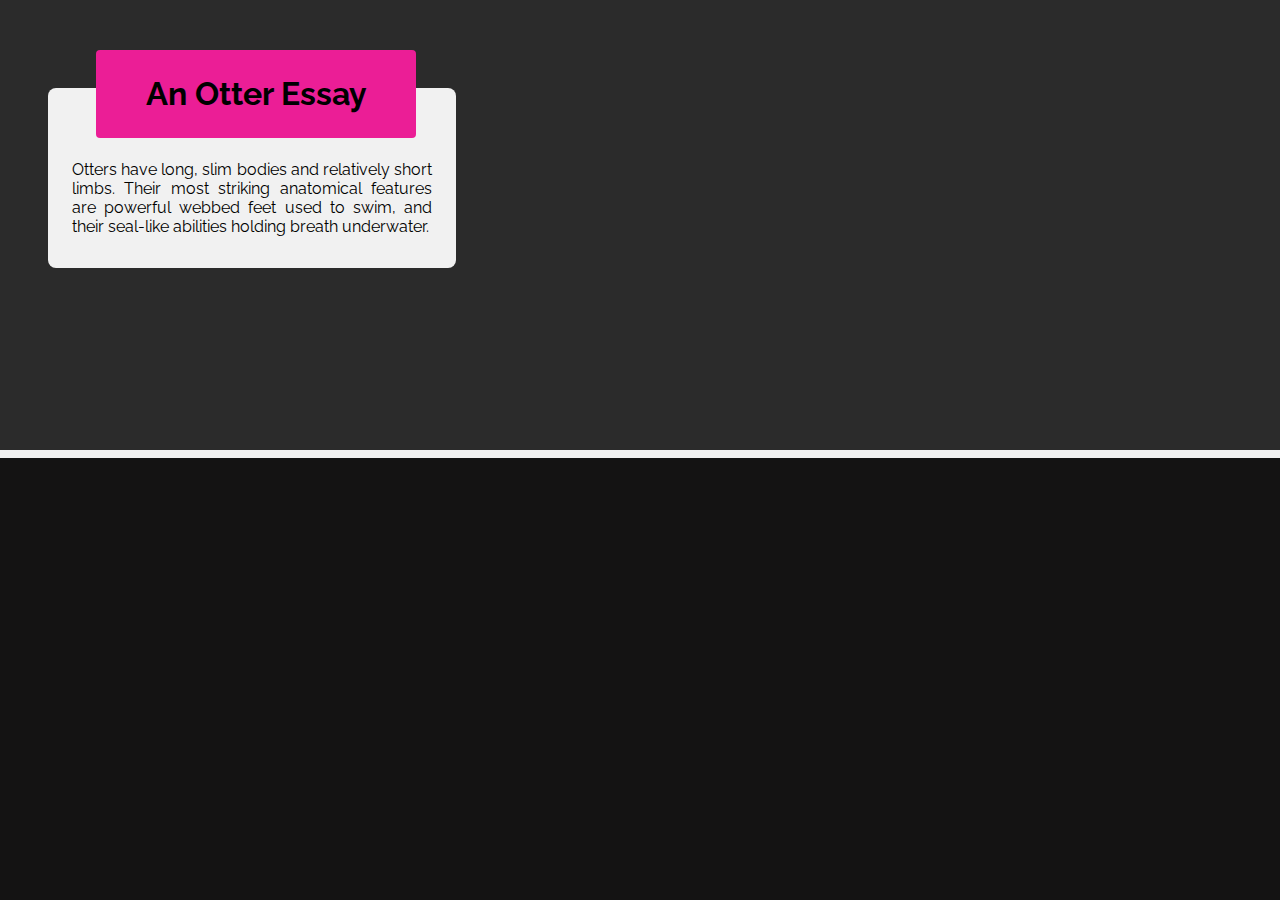
<file: 01-CSS-Exercise-1/index.html>
<!DOCTYPE html>
<html lang="en">
  <head>
    <meta charset="UTF-8" />
    <meta name="viewport" content="width=device-width, initial-scale=1.0" />
    <link rel="preconnect" href="https://fonts.googleapis.com" />
    <link rel="preconnect" href="https://fonts.gstatic.com" crossorigin />
    <link href="https://fonts.googleapis.com/css2?family=Raleway:ital,wght@0,100..900;1,100..900&display=swap" rel="stylesheet">
    <link rel="stylesheet" href="style.css" />
    <title>An Otter Essay</title>
  </head>
  <body>
    <section class="container">
        <header class="top-header"><h1>An Otter Essay</h1></header>
        <div class="main-body">
          <p>
            Otters have long, slim bodies and relatively short limbs. Their most
            striking anatomical features are powerful webbed feet used to swim, and
            their seal-like abilities holding breath underwater.
          </p>
        </div>
       
    </section>
  </body>
</html>
</file>
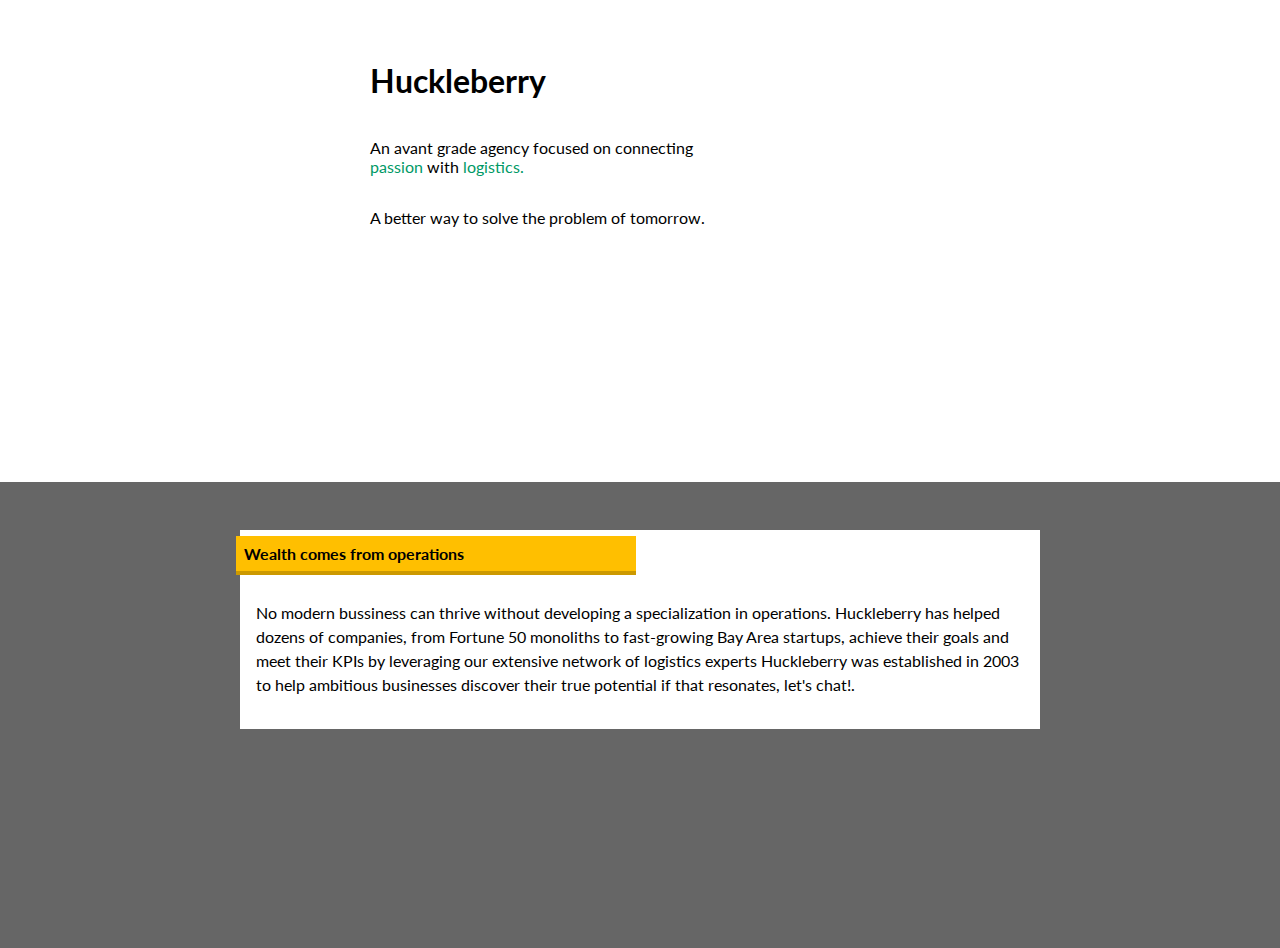
<file: 02-CSS-Exercise-2/index.html>
<!DOCTYPE html>
<html lang="en">
  <head>
    <meta charset="UTF-8" />
    <meta name="viewport" content="width=device-width, initial-scale=1.0" />
    <link rel="preconnect" href="https://fonts.googleapis.com" />
    <link rel="preconnect" href="https://fonts.gstatic.com" crossorigin />
    <link
      href="https://fonts.googleapis.com/css2?family=Lato:ital,wght@0,100;0,300;0,400;0,700;0,900;1,100;1,300;1,400;1,700;1,900&family=Raleway:ital,wght@0,100..900;1,100..900&display=swap"
      rel="stylesheet"
    />
    <link rel="stylesheet" href="style.css" />

    <title>Huckleberry</title>
  </head>
  <body>
    <main class="main-container">
      <div class="header">
        <div class="header-content">
          <h1>Huckleberry</h1>
          <p>
            An avant grade agency focused on connecting <br /><span
              >passion</span
            >
            with
            <span>logistics.</span>
          </p>
          <p>A better way to solve the problem of tomorrow.</p>
        </div>
      </div>
      <div class="grey-bg">
        <div class="white-bg">
        <div class="yellow-bg">Wealth comes from operations</div>
          <p>
            No modern bussiness can thrive without developing a specialization
            in operations. Huckleberry has helped dozens of companies, from
            Fortune 50 monoliths to fast-growing Bay Area startups, achieve
            their goals and meet their KPIs by leveraging our extensive network
            of logistics experts Huckleberry was established in 2003 to help
            ambitious businesses discover their true potential if that
            resonates, let's chat!.
          </p>
        </div>
      </div>
    </main>
  </body>
</html>
</file>
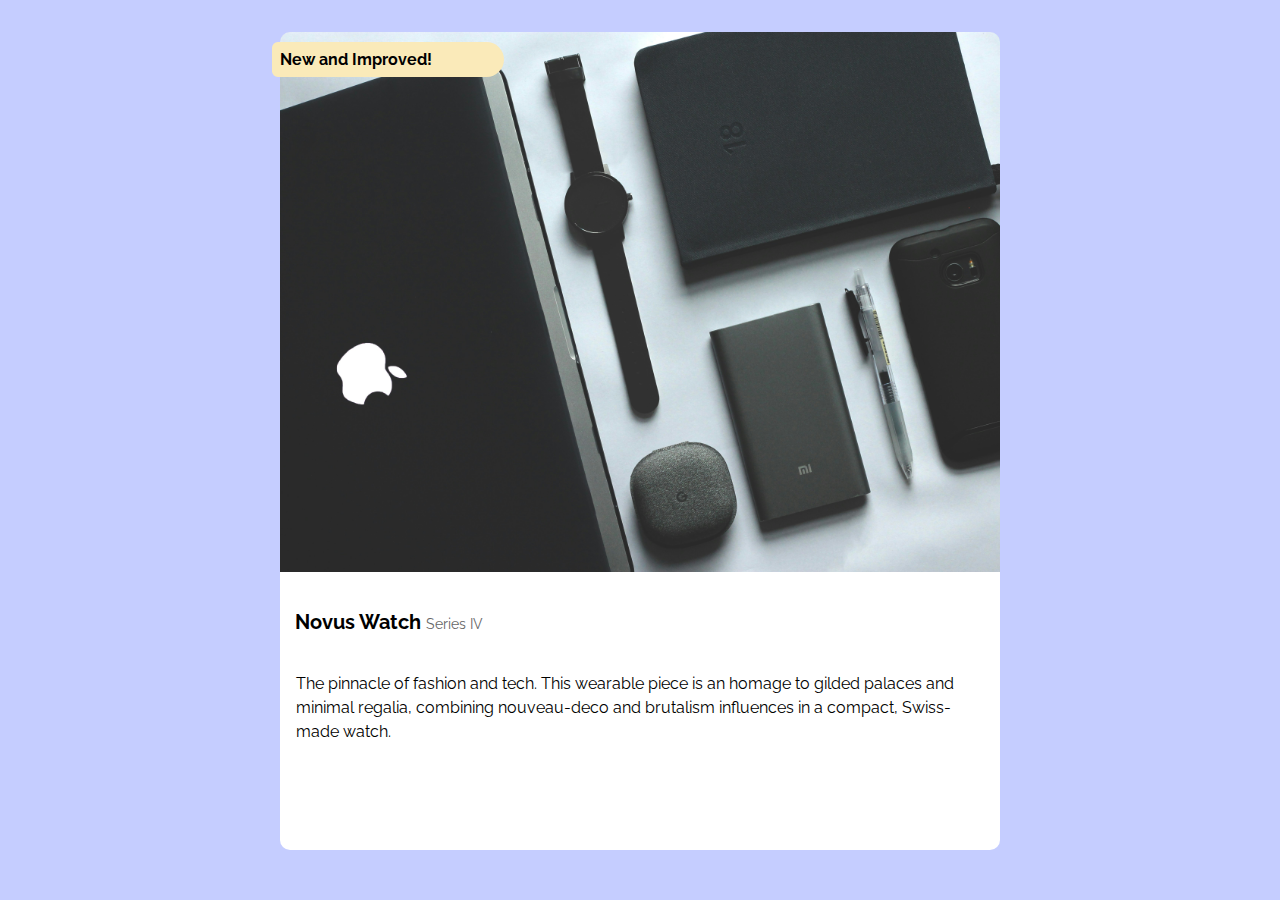
<file: 03-CSS-Exercise-3/index.html>
<!DOCTYPE html>
<html lang="en">
  <head>
    <meta charset="UTF-8" />
    <meta name="viewport" content="width=device-width, initial-scale=1.0" />
    <link rel="preconnect" href="https://fonts.googleapis.com" />
    <link rel="preconnect" href="https://fonts.gstatic.com" crossorigin />
    <link
      href="https://fonts.googleapis.com/css2?family=Lato:ital,wght@0,100;0,300;0,400;0,700;0,900;1,100;1,300;1,400;1,700;1,900&family=Raleway:ital,wght@0,100..900;1,100..900&family=Titillium+Web:ital,wght@0,200;0,300;0,400;0,600;0,700;0,900;1,200;1,300;1,400;1,600;1,700&display=swap"
      rel="stylesheet"
    />
    <link rel="stylesheet" href="style.css" />
    <title>Novus Watch</title>
  </head>
  <body>
    <main class="purple-bg">
      <header class="header-bg">
        <div class="yellow-bg">New and Improved!</div>
      </header>
      <section class="section-bg">
        <p class="watch-name">Novus Watch <span class="span-text">Series IV</span></p>
        <p class="last-pg">
          The pinnacle of fashion and tech. This wearable piece is an homage to
          gilded palaces and minimal regalia, combining nouveau-deco and
          brutalism influences in a compact, Swiss-made watch.
        </p>
      </section>
    </main>
  </body>
</html>
</file>
<file: 01-CSS-Exercise-1/style.css>
:root {
    --header-bg: rgb(235, 30, 150);
    --text-color: black;
    --footer-bg: #f1f1f1;
    --body-bg: rgb(20, 19, 19);
    --container-bg: rgb(43, 43, 43);
}
body {
    margin: 0;
    padding: 0;
    background-color: var(--body-bg);
    font-family: "Raleway", serif;
}
h1 {
    text-align: center;
}
.container {
    background-color: var(--container-bg);
    height: 50vh;
    border-bottom: 8px solid var(--footer-bg);
    width: 100%;
}
.top-header {
    background-color: var(--header-bg);
    color: var(--text-color);
    margin: 0 6em 0;
    top: 50px;
    width: 320px;
    padding: 0.25em 0;
    border-radius: 4px;
    position: relative;
}
.main-body {
    background-color: var(--footer-bg);
    width: 360px;
    margin: 0 3em 0;
    border-radius: 8px;
    padding: 3.5em 1.5em 1em 1.5em;
    text-align: justify;
}
.footer-bg {
    background-color: var(--footer-bg);
    margin-top: 8em;
    padding: 0.5em;
}
</file>
<file: 02-CSS-Exercise-2/style.css>
:root {
  --grey-bg: #666666;
  --grey-btm-border: #999999;
  --span: #009966;
  --yellow-bg: #ffbf00;
  --yellow-btm-border: #cc9900;
}
body,
html {
  margin: 0;
  padding: 0;
  font-family: "Lato", serif;
}
.main-container {
  margin: 0;
  padding: 0;
}
span {
  color: var(--span);
}
.first-line {
  border: 2px solid var(--grey-btm-border);
}
.header {
  background-color: #fff;
  height: 50vh;
}
.header-content {
  margin: 2em auto;
  width: 540px;
  padding-top: 0.5em;
}
.header-content > p {
  padding-top: 1em;
}
.grey-bg {
  background-color: var(--grey-bg);
  height: 50vh;
  padding-top: 1em;
}
.white-bg {
  background-color: #fff;
  padding: 1em;
  margin: 2em auto;
  width: 60%;
}
.yellow-bg {
  background-color: var(--yellow-bg);
  padding: 0.5em;
  font-weight: 700;
  position: relative;
  right: 20px;
  top: -10px;
  border-bottom: 4px solid var(--yellow-btm-border);
  width: 50%;
}
.white-bg p {
  line-height: 1.5;
}
@media screen and (max-width: 768px) {
  .header {
    margin-top: 0.5em;
    height: 30vh;
  }
  .header-content {
    margin-top: 0.5em;
    
  }
  .header-content > p {
    margin-bottom: 0.5em;
    padding-left: 1em;
    padding-top: 0.75em;
  }
  h1 {
    padding-left: 0.75em;
    
  }
  .grey-bg {
    padding-left: 0;
    padding-right: 0;
    margin-right: 0;
    margin-top: 0.5em;
    border-top: 4px solid var(--yellow-btm-border);
    width: 100%;
  }
  .white-bg {
    width: auto;
    padding: 1em;
    border-bottom: 4px solid var(--grey-btm-border);
  }
 
  .white-bg > p {
    padding: 0.5em;
    line-height: 1.5;
  }
  .yellow-bg {
    width: 50%;
    padding-left: 1.5em;
  }
  .yellow-bg > p {
    text-align: justify;
  }
}
@media screen and (max-width: 375px) 

{
  .header {
    margin-top: 0.5em;
    width: 100%;
  }
  .header-content {
    margin-top: 0.5em;
    margin-bottom: 2em;
  }
  .header-content > p {
    margin-bottom: 0.5em;
    padding-left: 1em;
    padding-top: 0.75em;
  }
  h1 {
    font-size: 1.35rem;
    font-weight: 900;
  }
  .grey-bg {
    padding-left: 0;
    padding-right: 0;
    margin-right: 0;
    margin-top: 0.5em;
    border-top: 4px solid var(--grey-btm-border);
    width: 100%;
    
  }
  .white-bg {
    border-bottom: none;
    width: 100%;
    padding: 1em;
  }
 
  .white-bg > p {
    padding: 0.5em;
    line-height: 1.5;
  }
  .yellow-bg {
    width: 50%;
    padding-left: 1.5em;
  }
  .yellow-bg > p {
    text-align: justify;
  }
}
@media screen and (max-width: 425px) {
  .header {
    margin-top: 0.5em;
    margin-bottom: 2em;
    width: 100%;
  }
  .header-content {
    margin-top: 0.5em;
    
  }
  .header-content > p {
    margin-bottom: 0.5em;
    padding-left: 1em;
    padding-top: 0.75em;
  }
  h1 {
    font-size: 1.35rem;
    font-weight: 900;
  }
  .grey-bg {
    padding-left: 0;
    padding-right: 0;
    margin-right: 0;
    margin-top: 0.5em;
    border-top: 4px solid var(--grey-btm-border);
    width: 100%;
  }
  .white-bg {
    padding: 1em;
    border-bottom: none;
    width: 100%;
  }
 
  .white-bg > p {
    padding: 0.5em;
    line-height: 1.5;
    text-align: justify;
  }
  .yellow-bg {
    width: 50%;
    padding-left: 1.5em;
  }
  .yellow-bg > p {
    text-align: justify;
  }
}
</file>
<file: 03-CSS-Exercise-3/style.css>
body {
    margin: 0;
    padding: 0;
    font-family: "Raleway", serif;
    background-color: rgb(197, 205, 255);
}

.header-bg {
    background-image: url(./matthew.jpg);
    background-size: cover;
    height: 60vh;
    width: 720px;
    border-top-left-radius: 10px;
    border-top-right-radius: 10px;
    margin: 2em auto 0 auto;
}
.yellow-bg {
    background-color: #faeab9;
    padding: 0.5em;
    font-weight: 700;
    width: 30%;
    border-top-left-radius: 8px;
    border-bottom-left-radius: 8px;
    border-top-right-radius: 24px;
    border-bottom-right-radius: 24px;
    position: relative;
    right: 8px;
    top: 10px;
}
.section-bg {
    background: #fff;
    height: 30vh;
    width: 720px;
    margin: 0 auto;
    border-bottom-left-radius: 10px;
    border-bottom-right-radius: 10px;
    padding-top: 8px;
    
    
}
.watch-name {
    font-weight: 700;
    font-size: 1.25rem;
    padding: 0.5em 0.75em;
}
.span-text {
    font-weight: 400;
    font-size: 0.9rem;
    color: #666666;
}
/* .section-bg > p {
    padding: 1em;
} */
.last-pg {
    line-height: 1.5;
    padding: 0.5em 1em;
}

@media screen and (max-width: 540px) {
    .header-bg, .section-bg {
        width: 480px;
    }
    .yellow-bg {
        width: 40%;
    }
}

@media screen and (max-width: 430px) {
    .header-bg, .section-bg {
        width: 380px;
    }
    .yellow-bg {
        width: 40%;
        font-size: 0.85rem;
    }
    .watch-name  {
        font-size: 0.95rem;
    }
    .last-pg, .span-text {
        font-size: 0.85rem;
    }
}
@media screen and (max-width: 375px) {
    .header-bg, .section-bg {
        width: 320px;
    }
    .yellow-bg {
        width: 40%;
        font-size: 0.85rem;
    }
    .watch-name  {
        font-size: 0.95rem;
    }
    .last-pg, .span-text {
        font-size: 0.85rem;
    }
}
</file>
